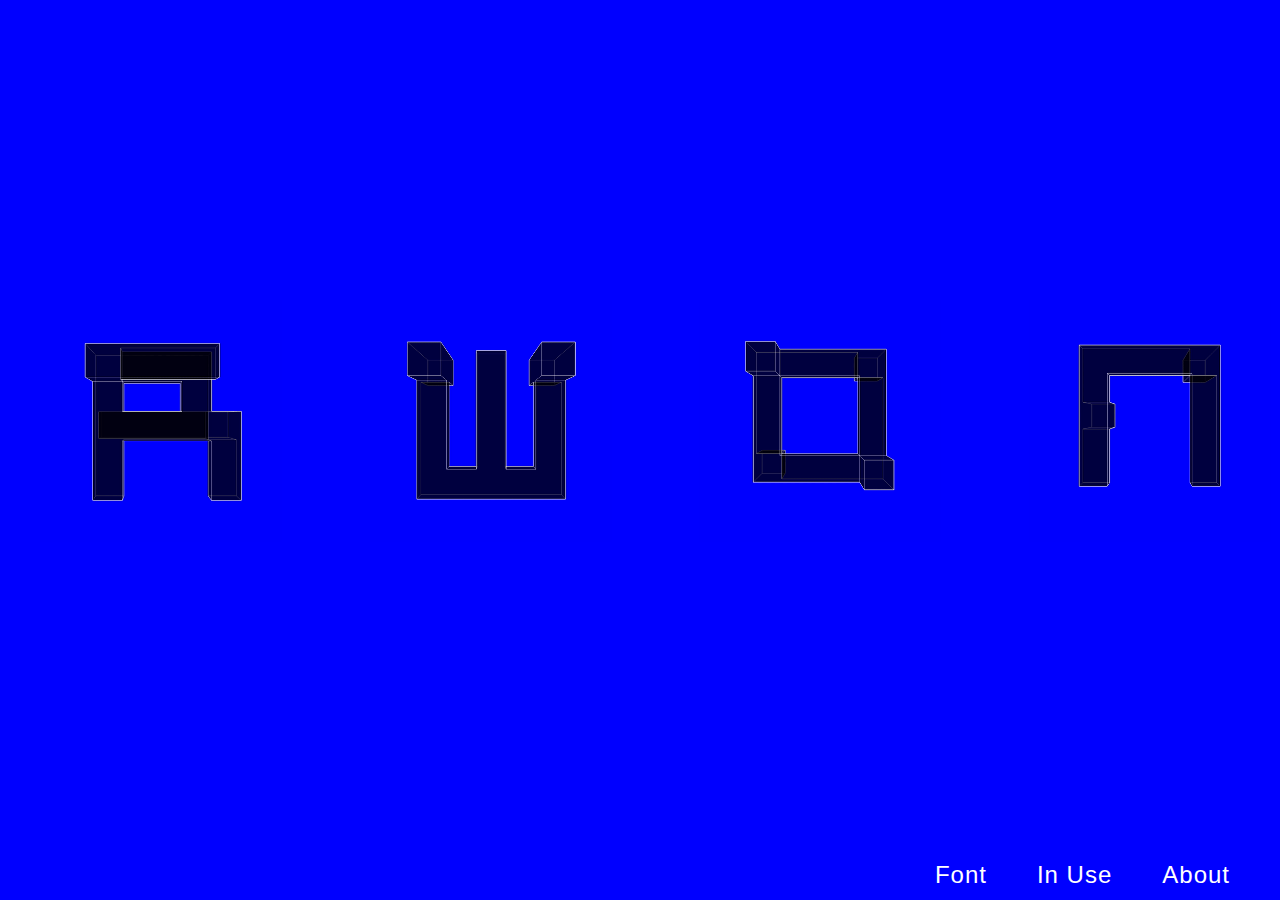
<file: index.html>
<!doctype html>
<html>
<head>
	<title>SHIFT</title>
	<link rel="stylesheet" href="style.css">
</head>
<body class="bluebg">
	<nav>
		<ul>
			<li><a href="about.html"> About </a></li>
			<li><a href="use.html"> In Use </a></li>
			<li><a href="font.html"> Font </a></li>
		</ul>
	</nav>
	<div class="home">
		<img class="home-gif" src="homeW.gif">
		<img class="home-gif" src="homeR.gif">
		<img class="home-gif" src="homeO.gif">
		<img class="home-gif" src="homeN.gif">
		<img class="home-gif" src="homeG.gif">
	</div>
	<script src="http://code.jquery.com/jquery-2.2.2.min.js"></script>
	<script src="main.js"></script>
</body>
</html>
</file>
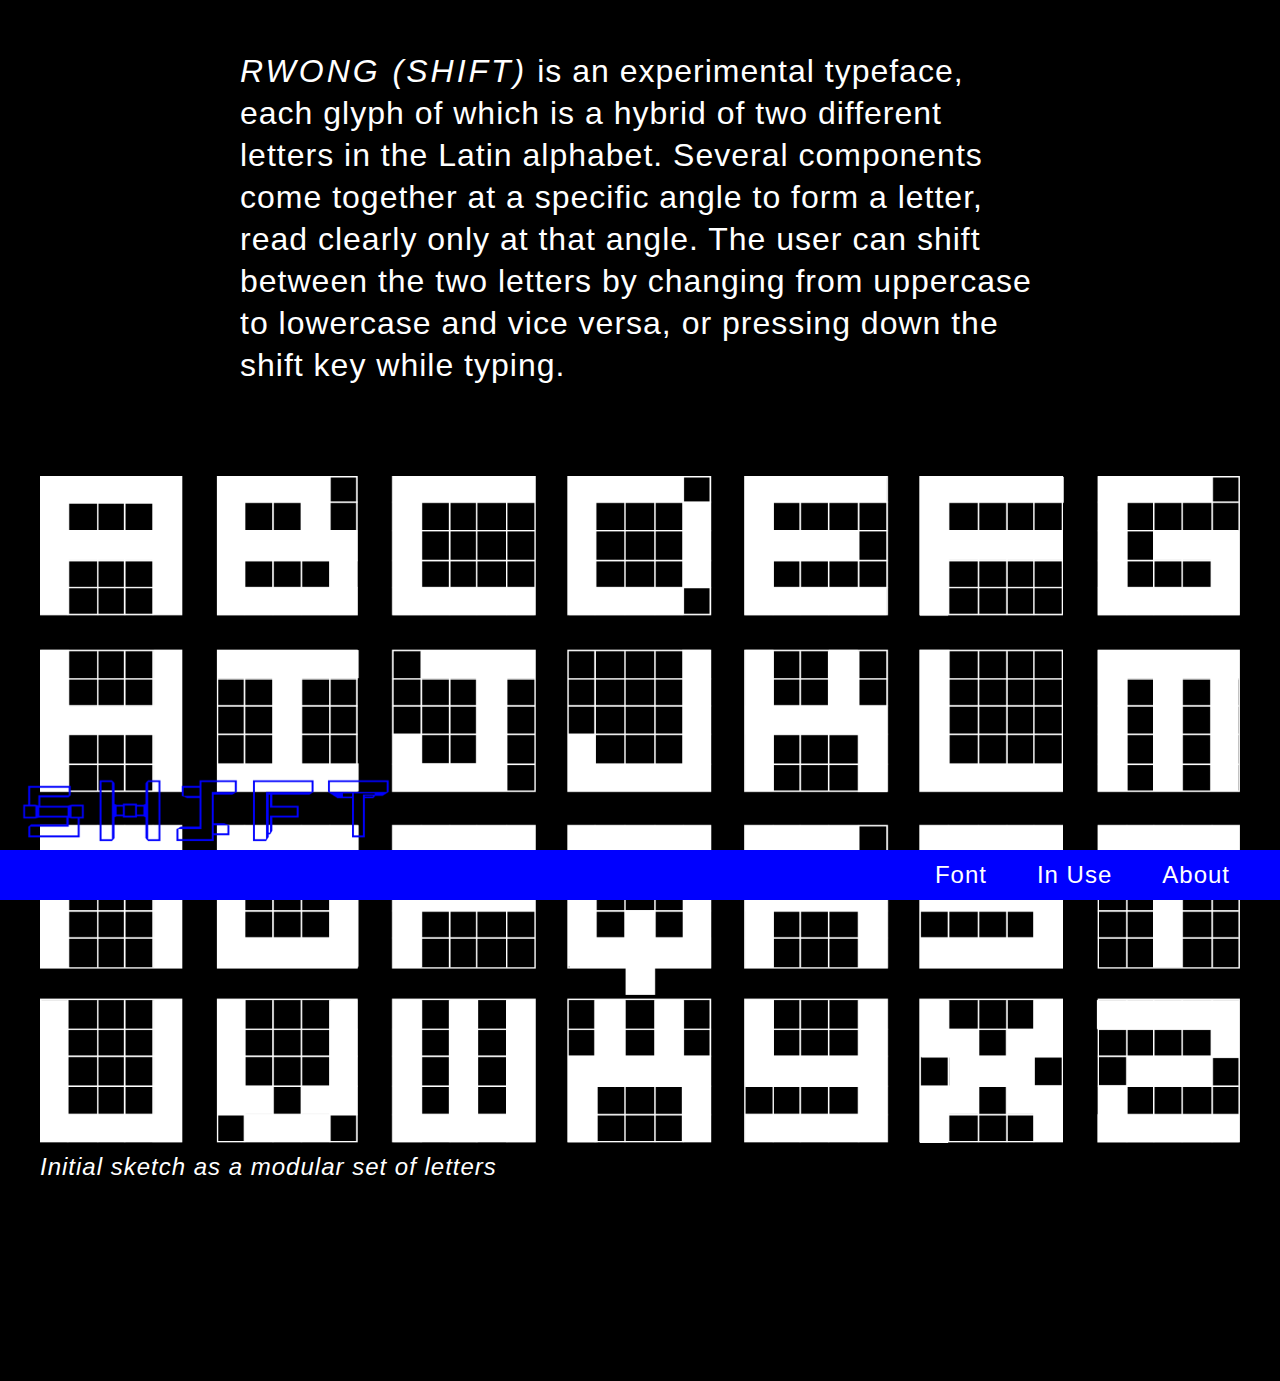
<file: about.html>
<!doctype html>
<html>
<head>
	<title>SHIFT</title>
	<link rel="stylesheet" href="style.css">
</head>
<body>
	<a href="index.html"><img id="title" src="SHIFT4.png"></a>
	<nav>
		<ul>
			<li><a href="about.html"> About </a></li>
			<li><a href="use.html"> In Use </a></li>
			<li><a href="font.html"> Font </a></li>
		</ul>
	</nav>
	<p> <span>RWONG (SHIFT)</span> is an experimental typeface, each glyph of which is a hybrid of two different letters in the Latin alphabet. Several components come together at a specific angle to form a letter, read clearly only at that angle. The user can shift between the two letters by changing from uppercase to lowercase and vice versa, or pressing down the shift key while typing. </p>
	<img class="sketch" src="sketch.png">
	<p class="caption">Initial sketch as a modular set of letters</p>
	<script src="http://code.jquery.com/jquery-2.2.2.min.js"></script>
	<script src="main.js"></script>
</body>
</file>
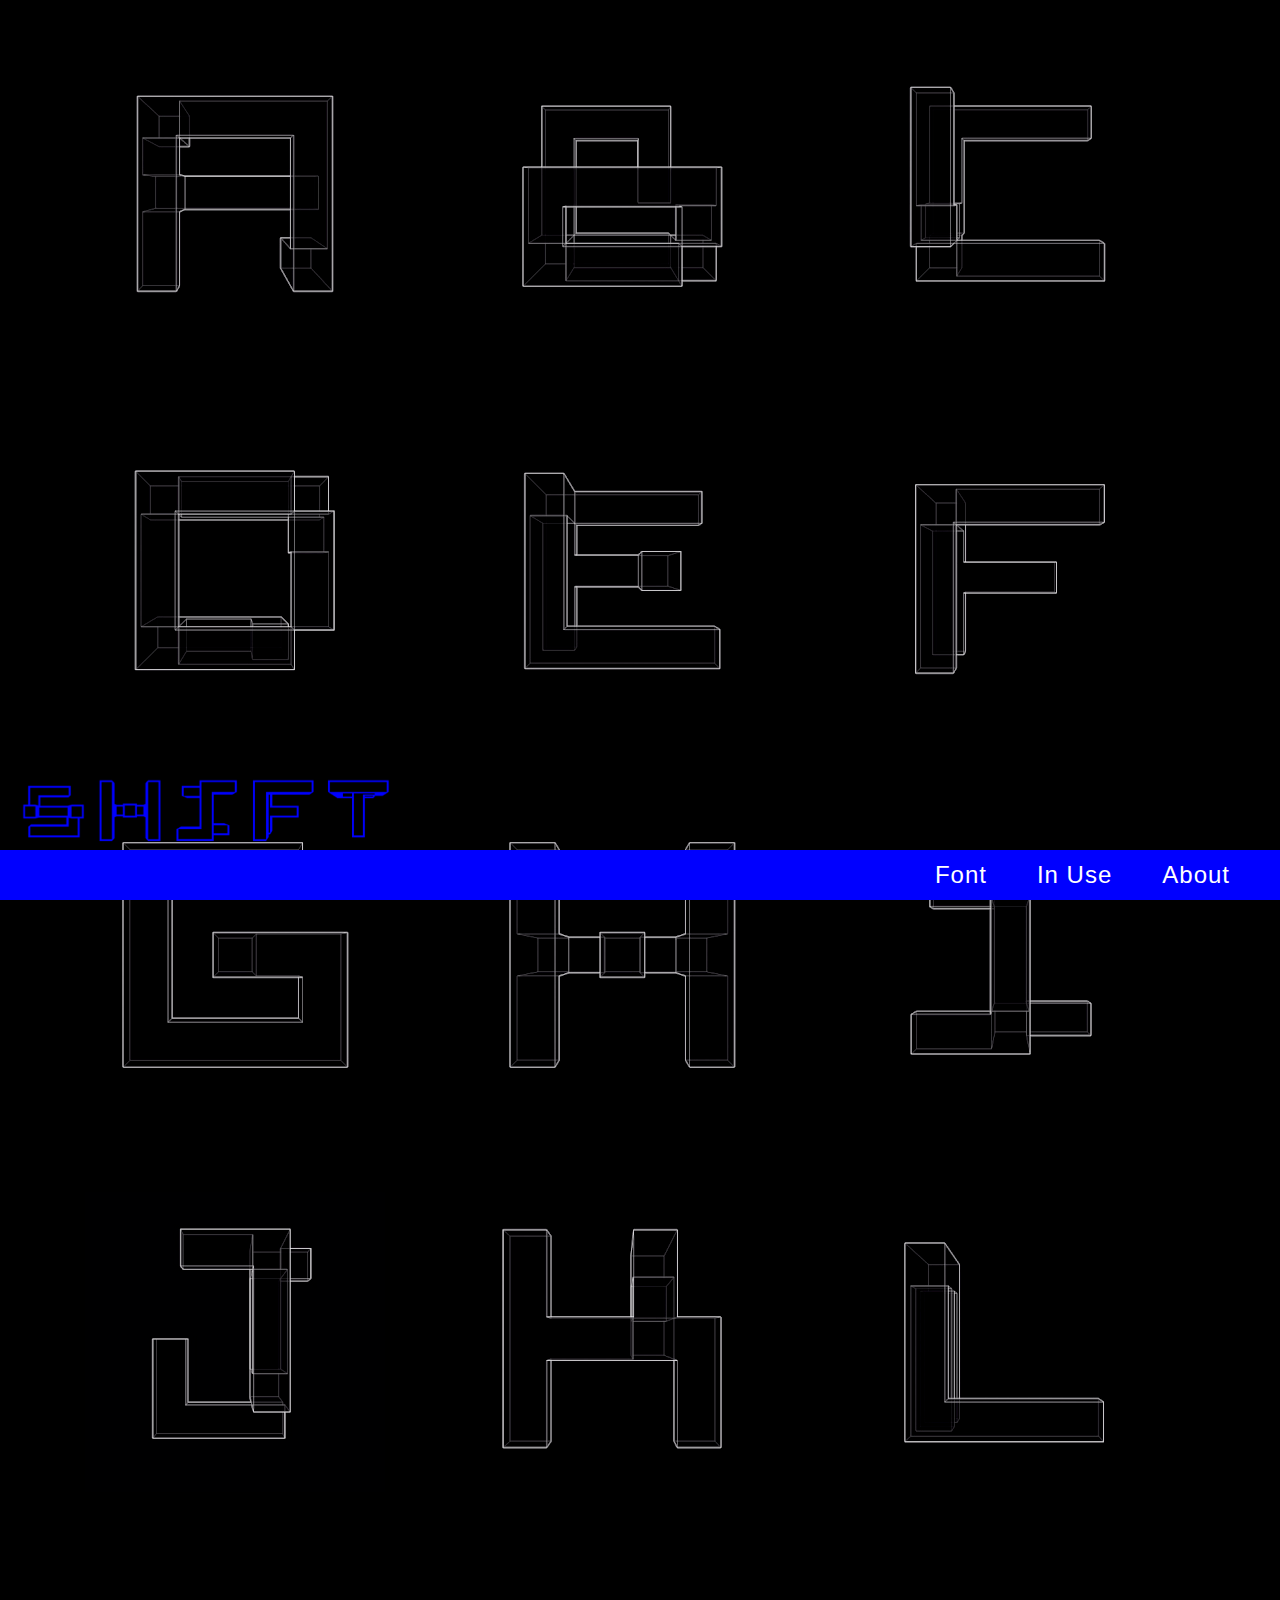
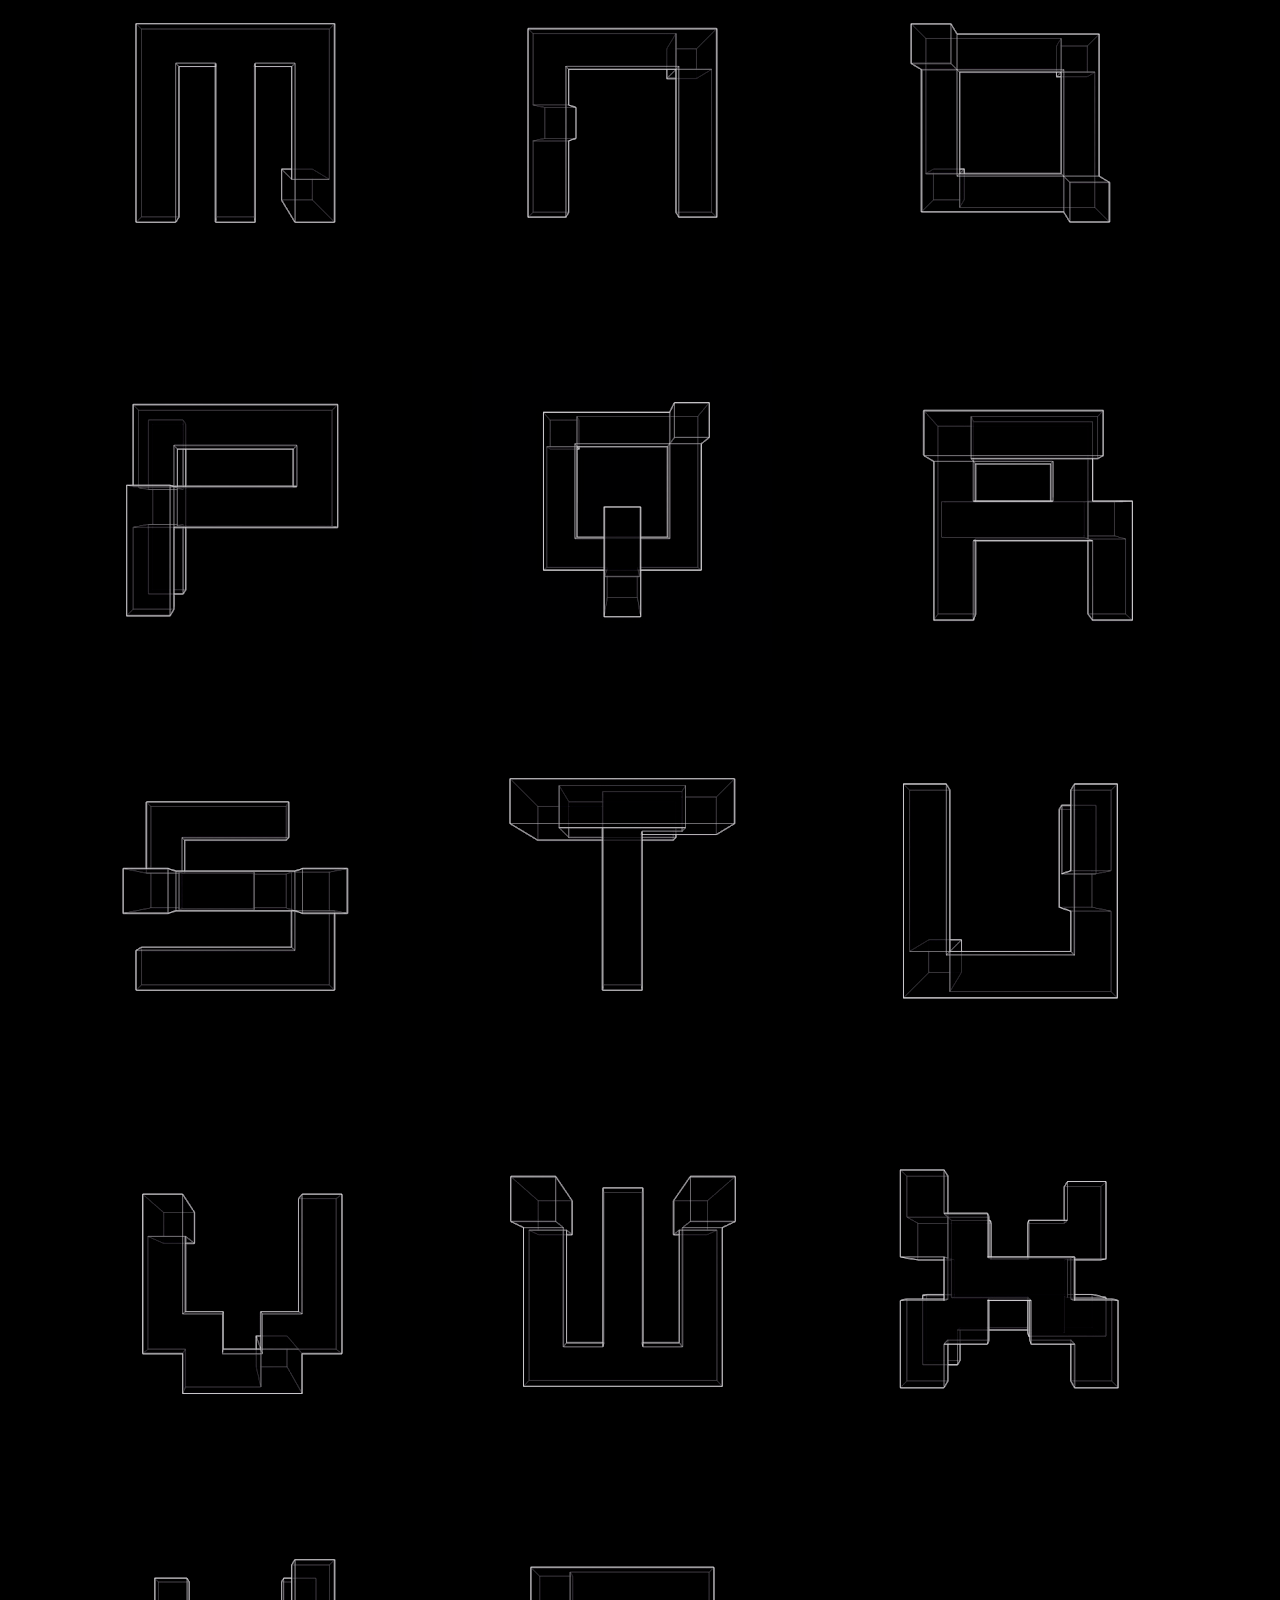
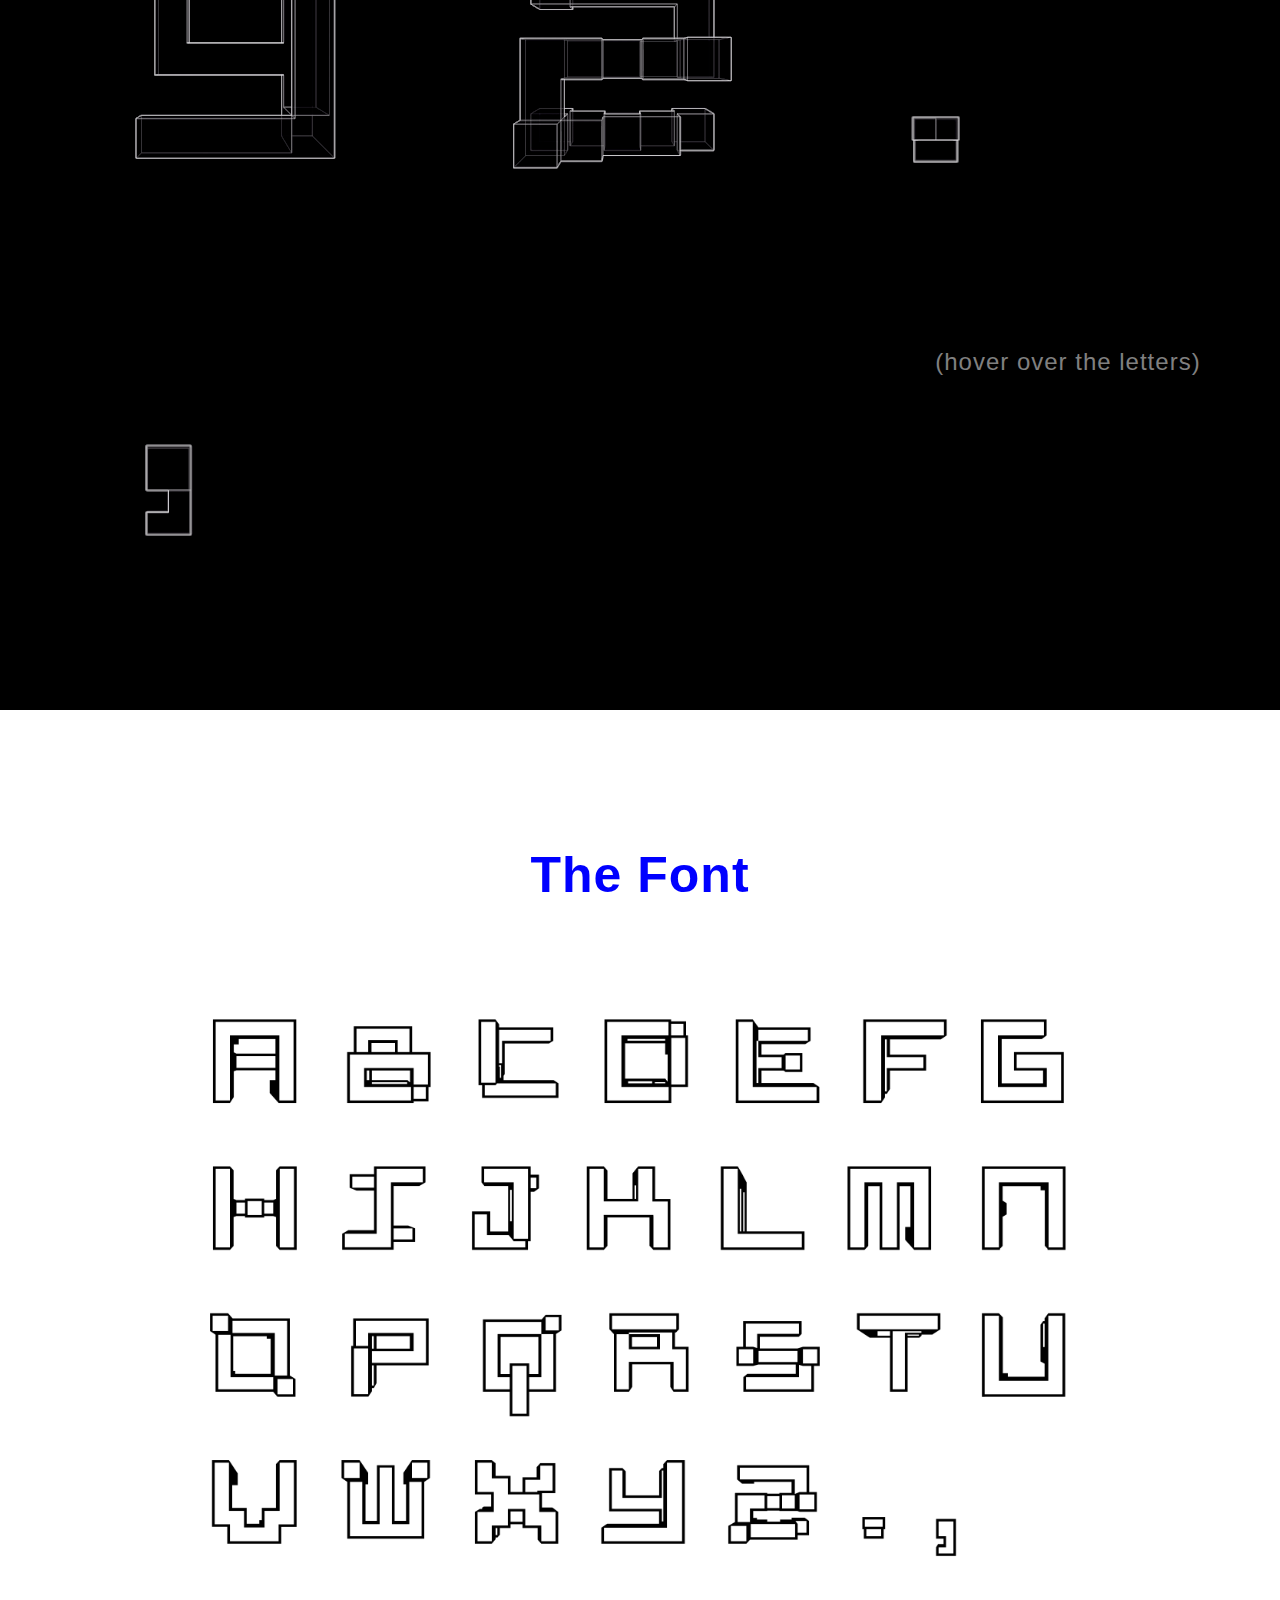
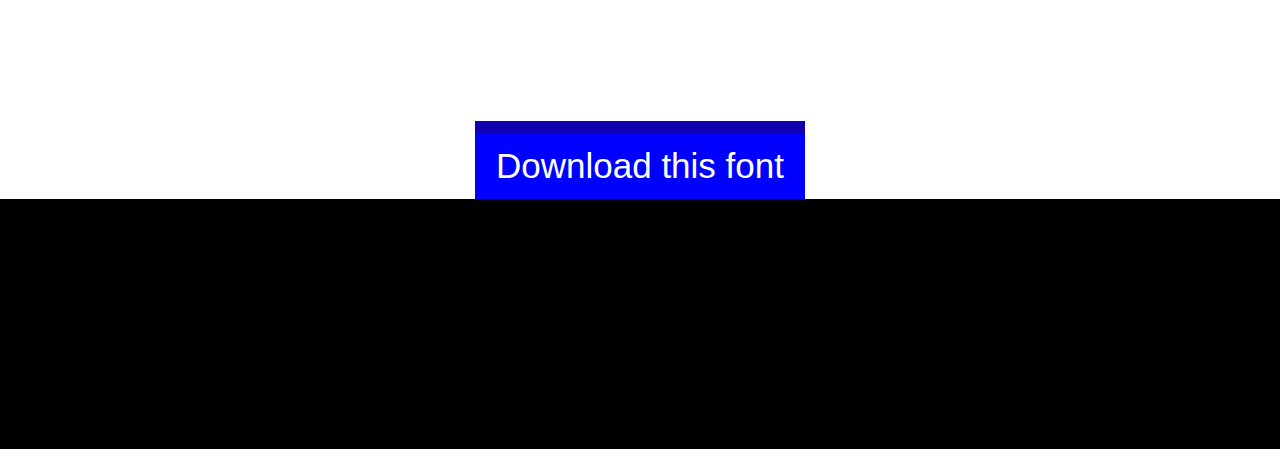
<file: font.html>
<!doctype html>
<html>
<head>
	<title>SHIFT</title>
	<link rel="stylesheet" href="style.css">
</head>
<body>
	<a href="index.html"><img id="title" src="SHIFT4.png"></a>
	<nav>
		<ul>
			<li><a href="about.html"> About </a></li>
			<li><a href="use.html"> In Use </a></li>
			<li><a href="font.html"> Font </a></li>
		</ul>
	</nav>
	<div class="all">
		<img class="A" src="A2.jpg">
		<img class="B" src="B.jpg">
		<img class="C" src="C.jpg">
		<img class="D" src="D.jpg">
		<img class="E" src="E.jpg">
		<img class="F" src="F.jpg">
		<img class="G" src="G.jpg">
		<img class="H" src="H.jpg">
		<img class="I" src="I.jpg">
		<img class="J" src="J.jpg">
		<img class="K" src="K.jpg">
		<img class="L" src="L.jpg">
		<img class="M" src="M.jpg">
		<img class="N" src="N.jpg">
		<img class="O" src="O.jpg">
		<img class="P" src="P.jpg">
		<img class="Q" src="Q.jpg">
		<img class="R" src="R.jpg">
		<img class="S" src="S.jpg">
		<img class="T" src="T.jpg">
		<img class="U" src="U.jpg">
		<img class="V" src="V.jpg">
		<img class="W" src="W.jpg">
		<img class="X" src="X.jpg">
		<img class="Y" src="Y.jpg">
		<img class="Z" src="Z.jpg">
		<img class="period" src="period150.jpg">
		<img class="comma" src="comma150.jpg">
		<p class="hover"> (hover over the letters)</p>
	</div>
	<div class="white">
		<h1>The Font</h1>
		<img class="specimen" src="specimen3.png">
		<!-- <div class="trapezoid"></div> -->
			<form method="get" action="SHIFT.otf"><button class="download" type="submit">Download this font</button></form>
	</div>

	<script src="http://code.jquery.com/jquery-2.2.2.min.js"></script>
	<script src="main.js"></script>
</body>
</html>
</file>
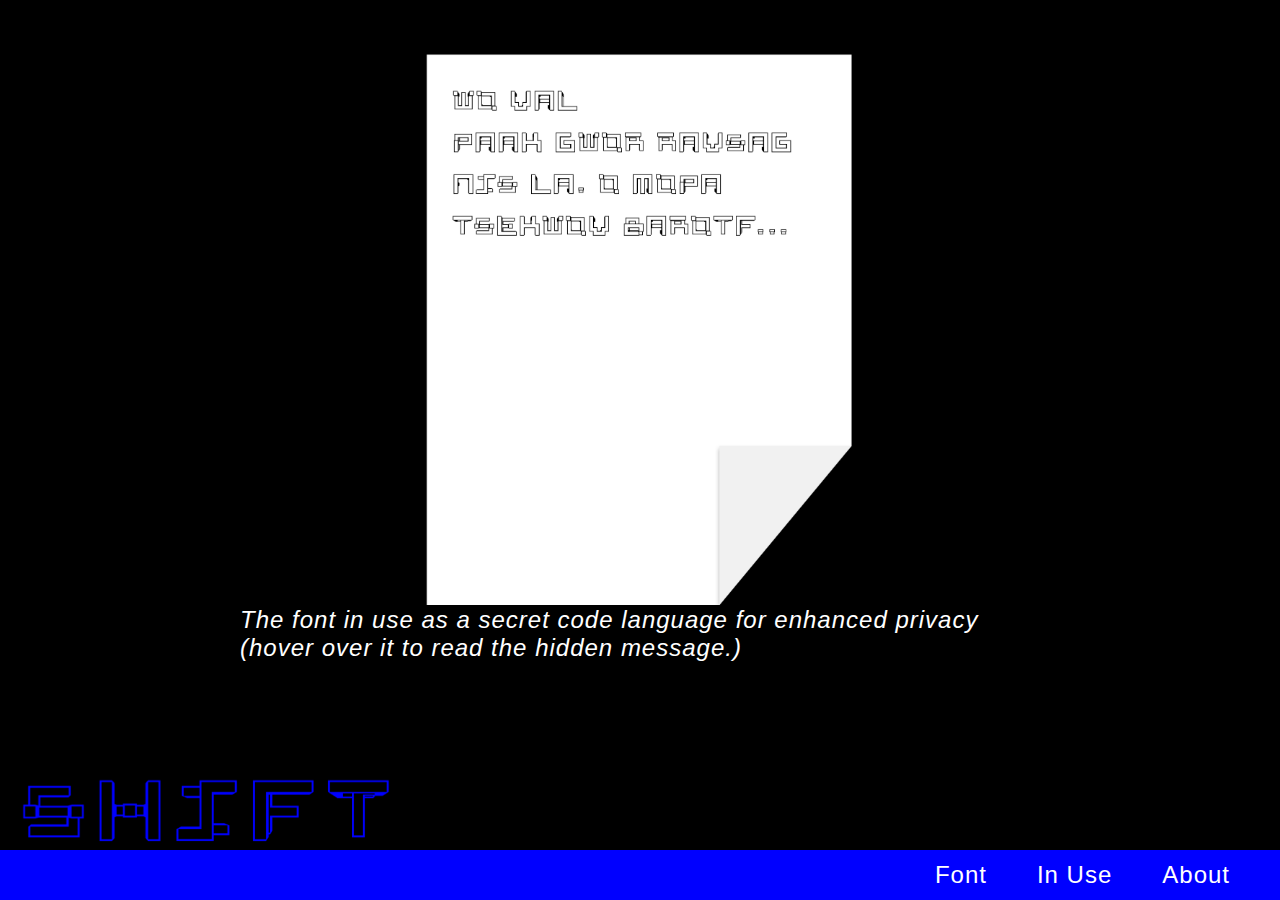
<file: use.html>
<!doctype html>
<html>
<head>
	<title>SHIFT</title>
	<link rel="stylesheet" href="style.css">
</head>
<body>
	<a href="index.html"><img id="title" src="SHIFT4.png"></a>
	<nav>
		<ul>
			<li><a href="about.html"> About </a></li>
			<li><a href="use.html"> In Use </a></li>
			<li><a href="font.html"> Font </a></li>
		</ul>
	</nav>
	<img class="cem" src="heycemconceal.png">	
	<p class="caption_inuse">The font in use as a secret code language for enhanced privacy (hover over it to read the hidden message.)</p>
	<script src="http://code.jquery.com/jquery-2.2.2.min.js"></script>
	<script src="main.js"></script>
</body>
</file>
<file: style.css>
html, body, div, span, applet, object, iframe,
h1, h2, h3, h4, h5, h6, p, blockquote, pre,
a, abbr, acronym, address, big, cite, code,
del, dfn, em, img, ins, kbd, q, s, samp,
small, strike, strong, sub, sup, tt, var,
b, u, i, center,
dl, dt, dd, ol, ul, li,
fieldset, form, label, legend,
table, caption, tbody, tfoot, thead, tr, th, td,
article, aside, canvas, details, embed, 
figure, figcaption, footer, header, hgroup, 
menu, nav, output, ruby, section, summary,
time, mark, audio, video {
	margin: 0;
	padding: 0;
	border: 0;
	font-size: 100%;
	font: inherit;
	vertical-align: baseline;
}
/* HTML5 display-role reset for older browsers */
article, aside, details, figcaption, figure, 
footer, header, hgroup, menu, nav, section {
	display: block;
}
body {
	line-height: 1;
}
ol, ul {
	list-style: none;
}
blockquote, q {
	quotes: none;
}
blockquote:before, blockquote:after,
q:before, q:after {
	content: '';
	content: none;
}
table {
	border-collapse: collapse;
	border-spacing: 0;
}

body {
	background-color: black; 
	/*margin: 0 auto;*/
	width: 100%;
	height: 100%;
	font-family: Helvetica, sans-serif;
	color: white;
	font-size: 24px;
	overflow-y: scroll;
	letter-spacing: 1px;
}

.bluebg {
	background-color: blue;
}

nav {
	width: 100%;
	background-color: blue;
	position: fixed;
	bottom: 0;
	height: 50px;
}


ul {
	margin: 12px 0;
	margin-right: 0px;
}

nav li {
	float:right;
	text-align: center;
	margin: 1px 50px 1px 0px;
}

a {
	text-decoration: none;
	color: white;
}

a:hover {
	text-decoration: underline;
	cursor: crosshair;
}

a:active {
	color: black;
}

p {
	width: 800px;
	margin: 50px auto;
	font-size: 32px;
	line-height: 42px;
}

.hover {
	width: 300px;
	height: 300px;
/*	padding: 40px;
*/	float: right;
	font-size: 24px;
	padding-top: 35px;
	color: gray;
}

span {
	font-style: italic;
	letter-spacing: 3px;
}

img {padding: 40px;}



img:hover {
	cursor: crosshair;
}

#title {
	height: 80px;
	margin-bottom: 5px;
	margin-left: -20px;
	bottom: 0;
	position: fixed;
	z-index: 1000;
}

.all {
	width: 93%;
	margin: 0 auto;
	margin-bottom: 100px;
}

.white {
	width: 100%;
	height: 100%;
	background-color: white;
	bottom: 0;
	padding-top: 10px;
}

h1 {
	font-size: 50px;
	width: 500px;
	text-align: center;
	margin: 20px auto;
	margin-top: 130px;
	color: blue;
	font-weight: bold;
	margin-bottom: -70px;
}

.specimen {
	width: 75%;
	margin: 0 auto;
	margin-top: 100px;
	display: block;

}


.download {
	color: white;
	background-color: blue;
	width: 330px;
	margin: 100px auto;
	margin-bottom: 250px;
	text-align: center;
	padding: 13px;
	box-shadow: 0px -12px #0f00b2;
    border: none;
    text-decoration: none;
    font-size: 35px;
    font-family: Helvetica, sans-serif;
    display: block;
}

.sketch {
	width: 1200px;
	margin: 0 auto;
	display: block;
	margin-top: 0px;
}

.caption {
	display: block;
	font-size: 24px;
	width: 1200px;
	margin-top: -30px;
	font-style: italic;
	line-height: 28px;
	margin-bottom: 200px;
}

.caption_inuse {
	display: block;
	font-size: 24px;
	width: 800px;
	margin-top: -70px;
	font-style: italic;
	line-height: 28px;
}


.home {
	width: 1650px;
	margin: 260px auto;
}

.home_nav {
	width: 100%;
}

.home-gif {
	width: 242px;
	margin: 00px;

}

.cem {
	width: 36%;
	margin: 0 auto;
	display: block;
}

/*.trapezoid {
	border-bottom: 30px solid #0f00b2;
	border-left: 15px solid transparent;
	border-right: 15px solid transparent;
	width: 270px;
	margin: 0 auto;
	display: block;
	margin-left: 680px;
	margin-bottom: 0px;
}*/
</file>
